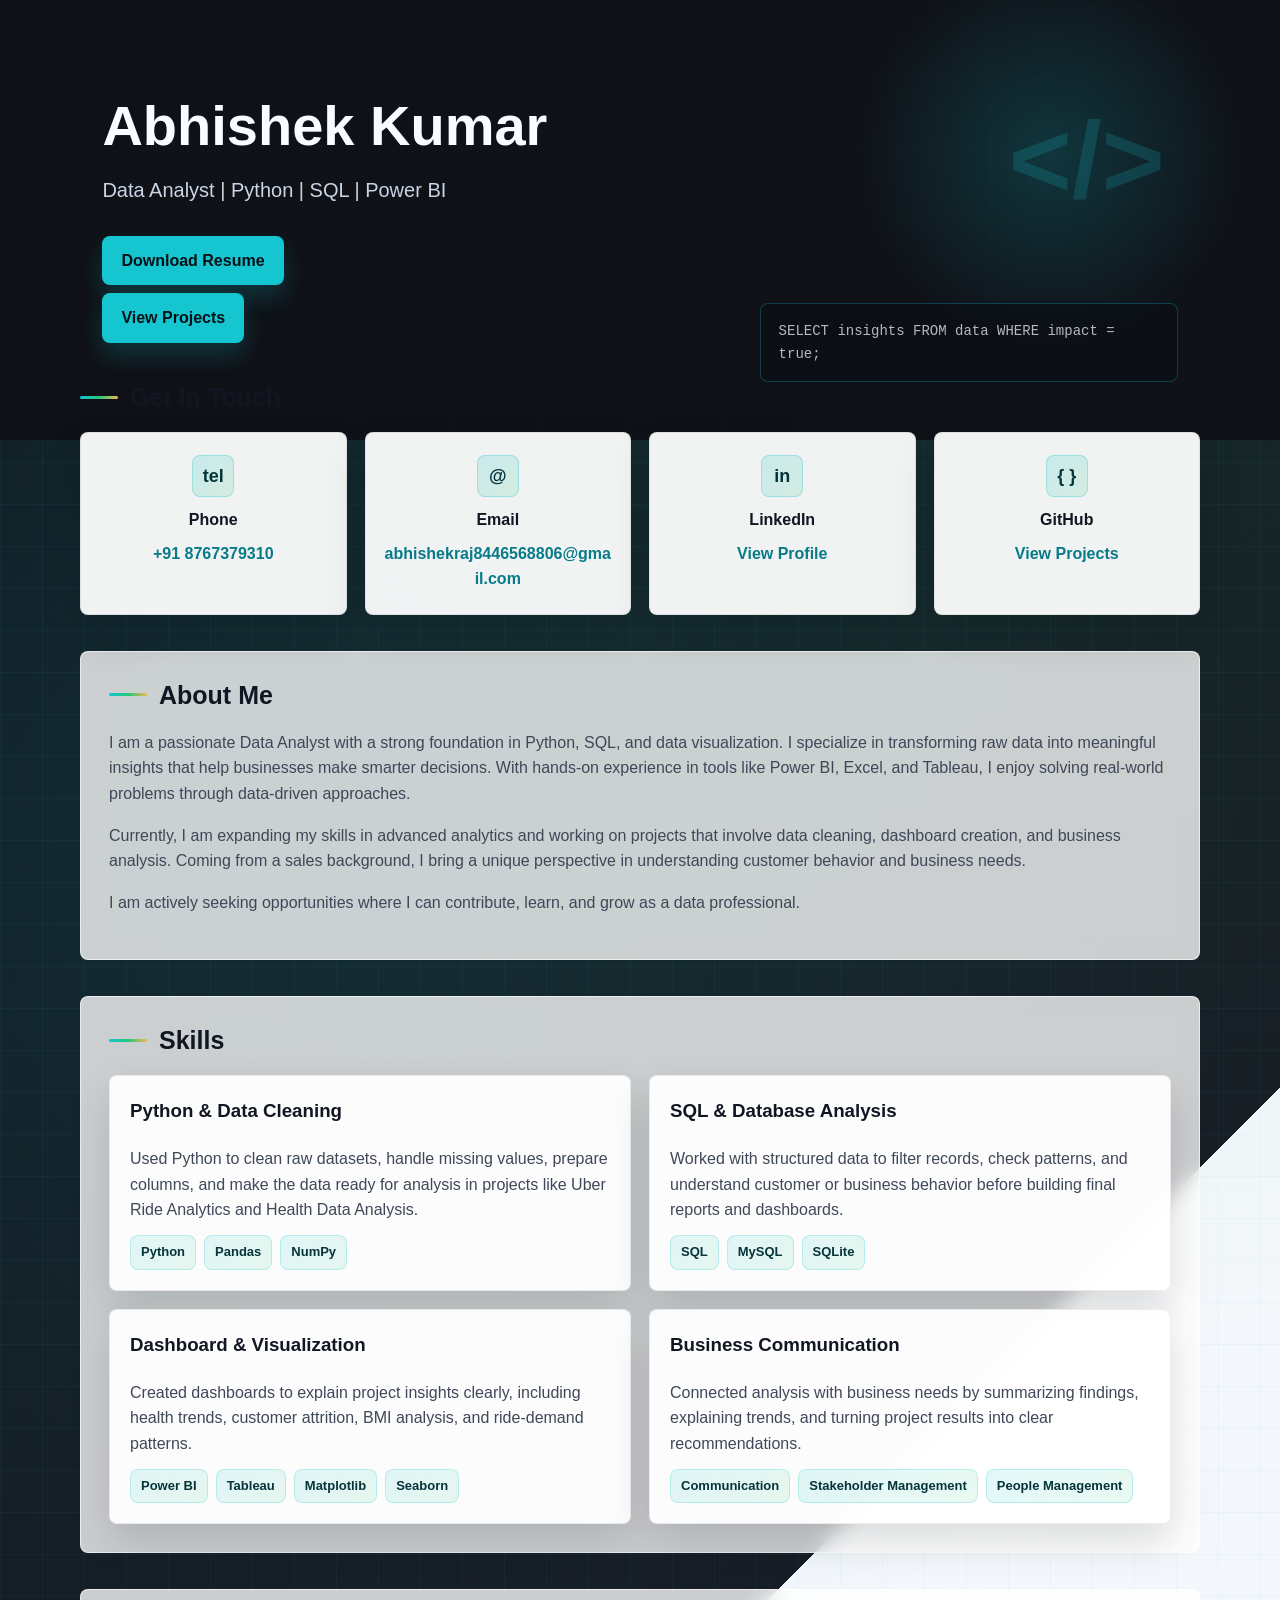
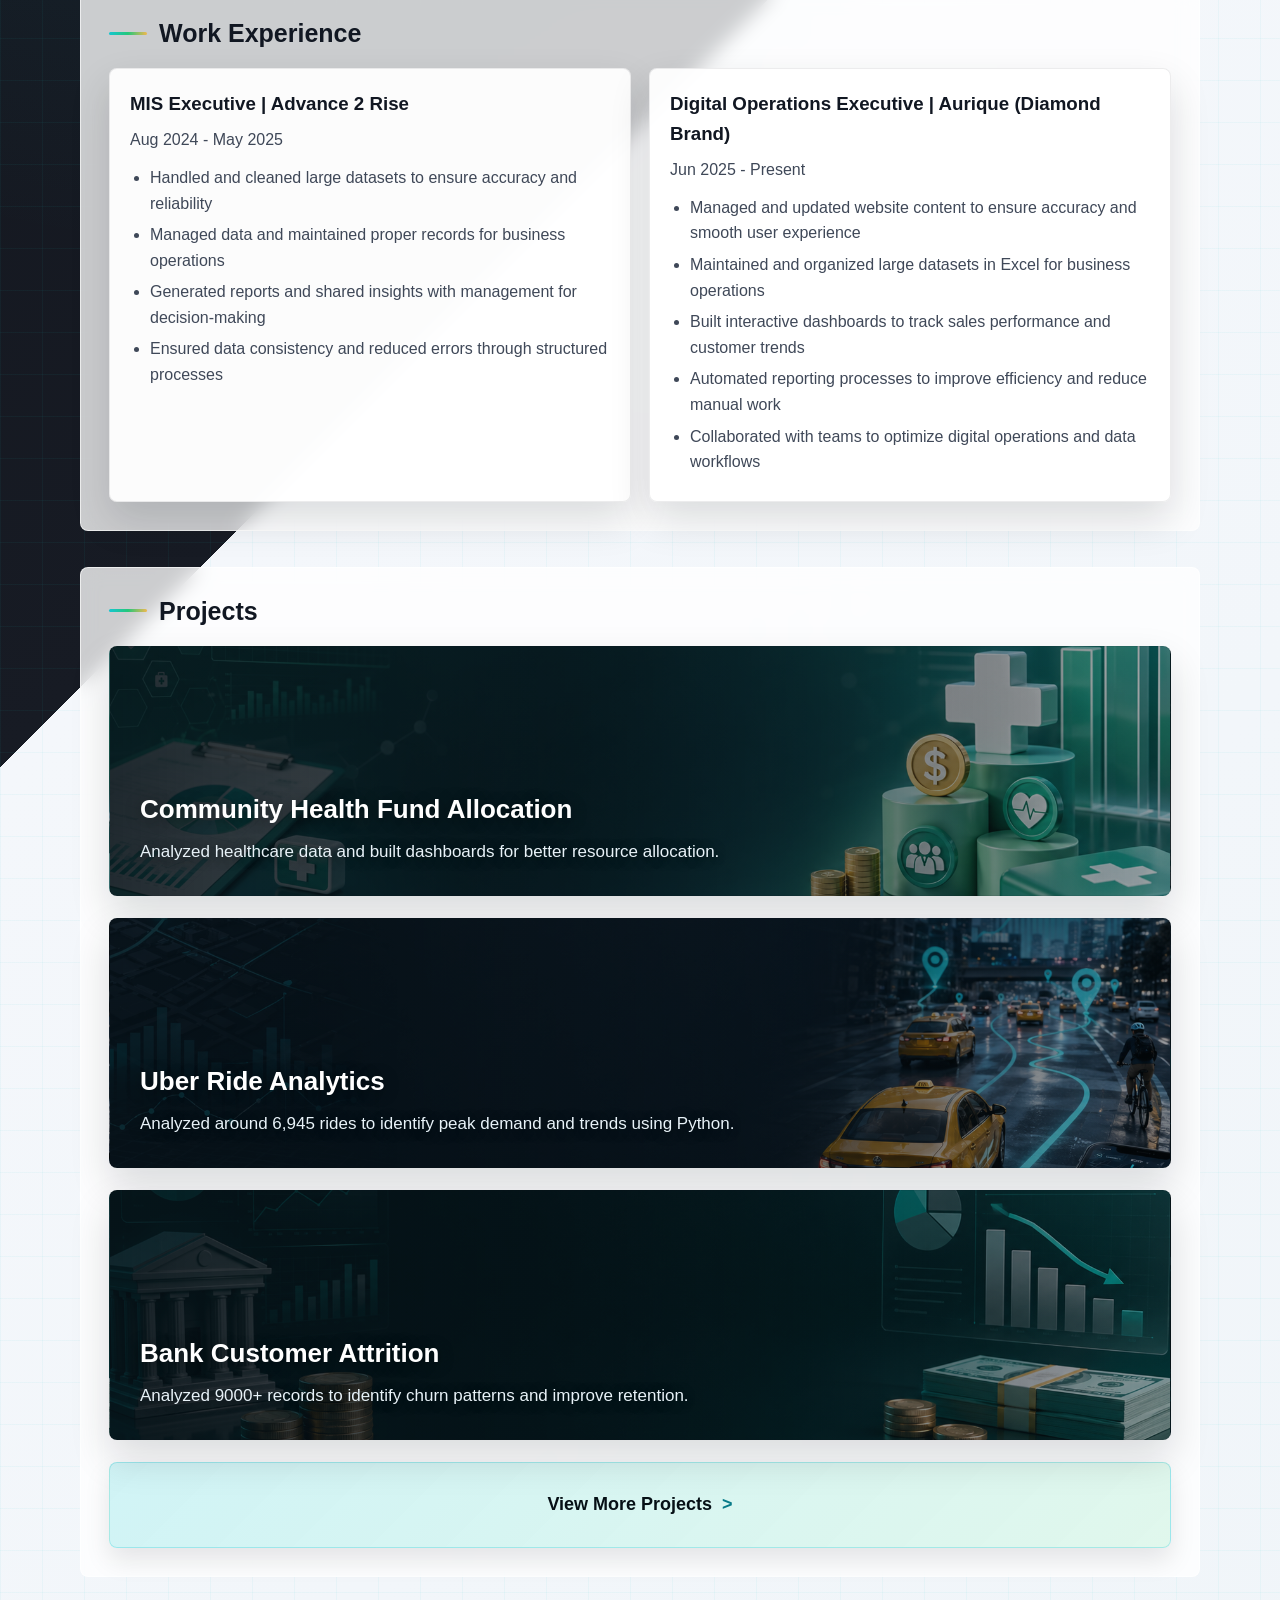
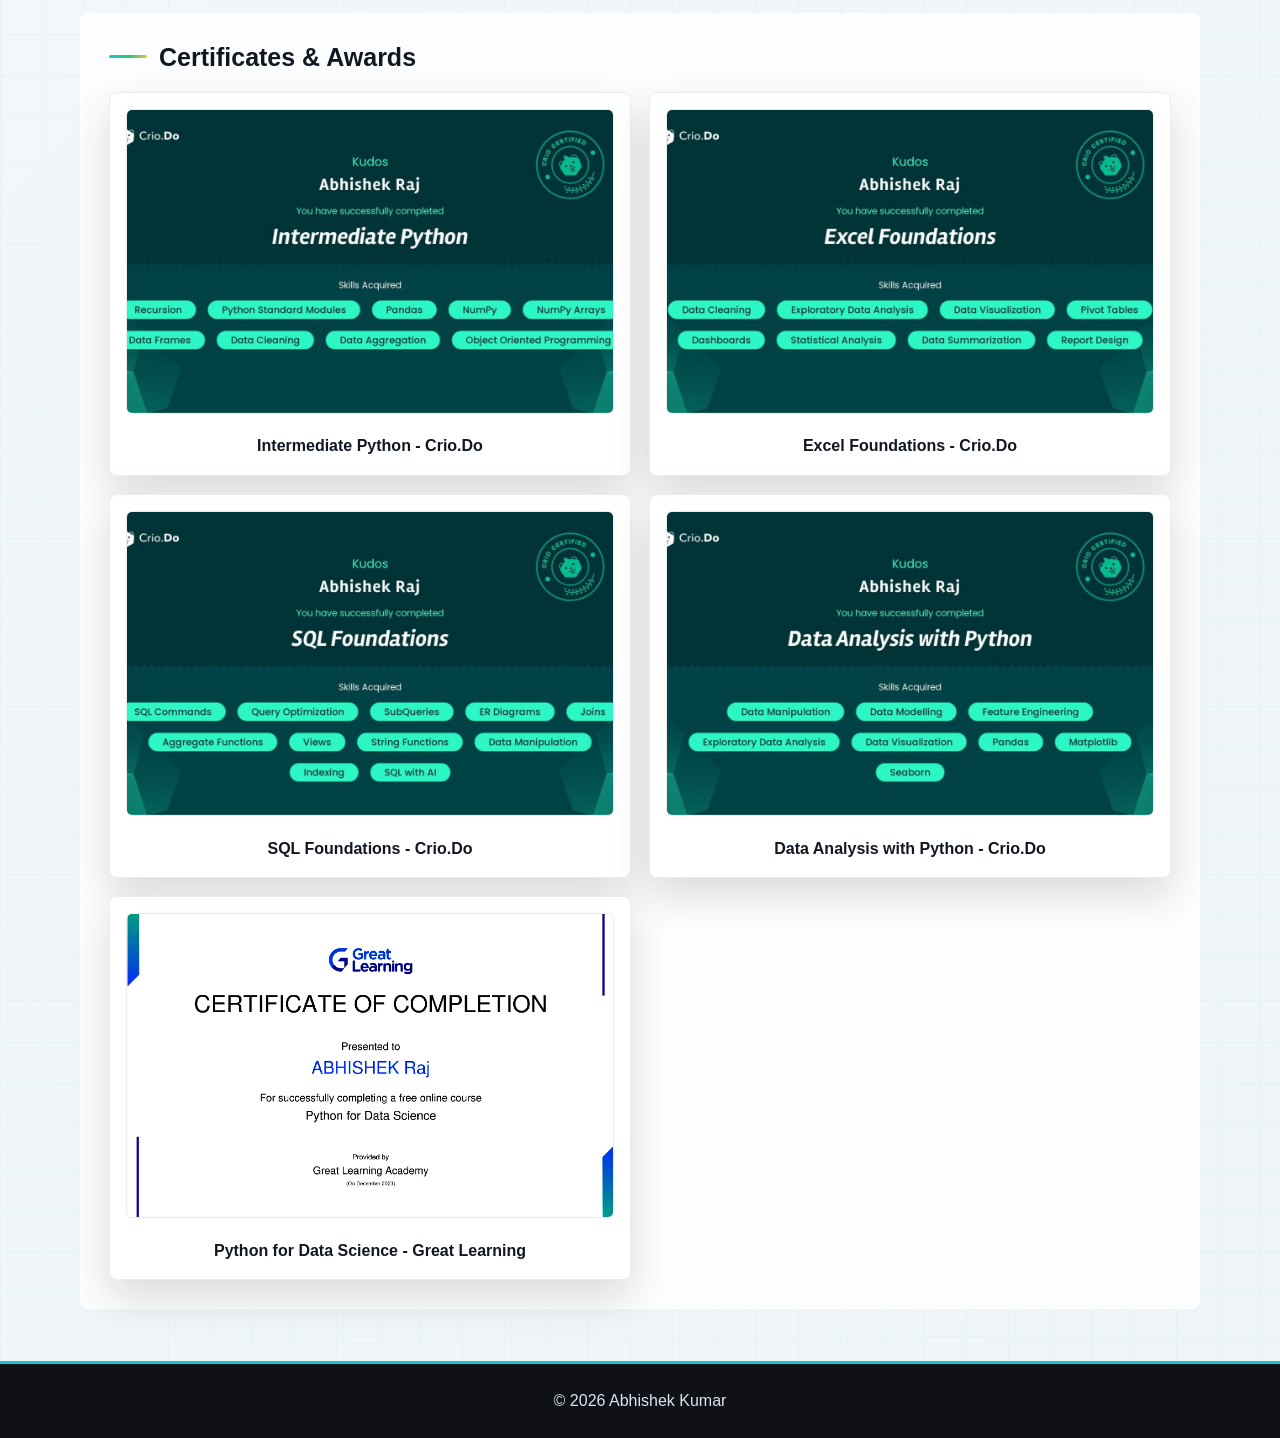
<file: index.html>
<!DOCTYPE html>
<html lang="en">
<head>
  <meta charset="UTF-8">
  <meta name="viewport" content="width=device-width, initial-scale=1.0">
  <title>Abhishek Kumar | Portfolio</title>
  <link rel="stylesheet" href="style1.css">
</head>

<body>
  <header>
    <h1>Abhishek Kumar</h1>
    <p>Data Analyst | Python | SQL | Power BI</p>

    <a href="./abhishekresume2026.pdf" target="_blank" class="btn">Download Resume</a>
    <a href="./projects.html" target="_blank" class="btn">View Projects</a>
  </header>

  <div class="contact-section">
    <h2>Get In Touch</h2>

    <div class="contact-cards">
      <div class="contact-card">
        <span class="contact-icon">tel</span>
        <p>Phone</p>
        <a href="tel:+918767379310">+91 8767379310</a>
      </div>

      <div class="contact-card">
        <span class="contact-icon">@</span>
        <p>Email</p>
        <a href="mailto:abhishekraj8446568806@gmail.com">abhishekraj8446568806@gmail.com</a>
      </div>

      <div class="contact-card">
        <span class="contact-icon">in</span>
        <p>LinkedIn</p>
        <a href="https://www.linkedin.com/in/abhishek-4b5dd/" target="_blank">View Profile</a>
      </div>

      <div class="contact-card">
        <span class="contact-icon">{ }</span>
        <p>GitHub</p>
        <a href="https://github.com/abhishekraj8446568806-svg" target="_blank">View Projects</a>
      </div>
    </div>
  </div>

  <section>
    <h2>About Me</h2>
    <p>
      I am a passionate Data Analyst with a strong foundation in Python, SQL, and data visualization.
      I specialize in transforming raw data into meaningful insights that help businesses make smarter decisions.
      With hands-on experience in tools like Power BI, Excel, and Tableau, I enjoy solving real-world problems through data-driven approaches.
    </p>
    <p>
      Currently, I am expanding my skills in advanced analytics and working on projects that involve data cleaning, dashboard creation, and business analysis.
      Coming from a sales background, I bring a unique perspective in understanding customer behavior and business needs.
    </p>
    <p>
      I am actively seeking opportunities where I can contribute, learn, and grow as a data professional.
    </p>
  </section>

  <section>
    <h2>Skills</h2>
    <div class="skill-grid">
      <div class="card skill-card">
        <h3>Python & Data Cleaning</h3>
        <p>
          Used Python to clean raw datasets, handle missing values, prepare columns, and make the data ready for analysis in projects like Uber Ride Analytics and Health Data Analysis.
        </p>
        <div class="skill-tags">
          <span>Python</span>
          <span>Pandas</span>
          <span>NumPy</span>
        </div>
      </div>

      <div class="card skill-card">
        <h3>SQL & Database Analysis</h3>
        <p>
          Worked with structured data to filter records, check patterns, and understand customer or business behavior before building final reports and dashboards.
        </p>
        <div class="skill-tags">
          <span>SQL</span>
          <span>MySQL</span>
          <span>SQLite</span>
        </div>
      </div>

      <div class="card skill-card">
        <h3>Dashboard & Visualization</h3>
        <p>
          Created dashboards to explain project insights clearly, including health trends, customer attrition, BMI analysis, and ride-demand patterns.
        </p>
        <div class="skill-tags">
          <span>Power BI</span>
          <span>Tableau</span>
          <span>Matplotlib</span>
          <span>Seaborn</span>
        </div>
      </div>

      <div class="card skill-card">
        <h3>Business Communication</h3>
        <p>
          Connected analysis with business needs by summarizing findings, explaining trends, and turning project results into clear recommendations.
        </p>
        <div class="skill-tags">
          <span>Communication</span>
          <span>Stakeholder Management</span>
          <span>People Management</span>
        </div>
      </div>
    </div>
  </section>

  <section>
    <h2>Work Experience</h2>
    <div class="grid-2">
      <div class="card">
        <h3>MIS Executive | Advance 2 Rise</h3>
        <p>Aug 2024 - May 2025</p>
        <ul>
          <li>Handled and cleaned large datasets to ensure accuracy and reliability</li>
          <li>Managed data and maintained proper records for business operations</li>
          <li>Generated reports and shared insights with management for decision-making</li>
          <li>Ensured data consistency and reduced errors through structured processes</li>
        </ul>
      </div>

      <div class="card">
        <h3>Digital Operations Executive | Aurique (Diamond Brand)</h3>
        <p>Jun 2025 - Present</p>
        <ul>
          <li>Managed and updated website content to ensure accuracy and smooth user experience</li>
          <li>Maintained and organized large datasets in Excel for business operations</li>
          <li>Built interactive dashboards to track sales performance and customer trends</li>
          <li>Automated reporting processes to improve efficiency and reduce manual work</li>
          <li>Collaborated with teams to optimize digital operations and data workflows</li>
        </ul>
      </div>
    </div>
  </section>

  <section>
    <h2>Projects</h2>

    <div class="projects-showcase">
      <a href="./projects.html#health-data-analysis" class="card project-card project-card-health">
        <h3>Community Health Fund Allocation</h3>
        <p>Analyzed healthcare data and built dashboards for better resource allocation.</p>
      </a>

      <a href="./projects.html#uber-ride-analytics" class="card project-card project-card-ride">
        <h3>Uber Ride Analytics</h3>
        <p>Analyzed around 6,945 rides to identify peak demand and trends using Python.</p>
      </a>

      <a href="./projects.html#bank-customer-attrition" class="card project-card project-card-bank">
        <h3>Bank Customer Attrition</h3>
        <p>Analyzed 9000+ records to identify churn patterns and improve retention.</p>
      </a>

      <a href="./projects.html" class="view-more-projects">
        <span>View More Projects</span>
      </a>
    </div>
  </section>

  <section class="certificates">
    <h2>Certificates & Awards</h2>

    <div class="cert-grid">
      <div class="cert-card">
        <img src="./certifcate 222.jpg" alt="Python Certificate">
        <p>Intermediate Python - Crio.Do</p>
      </div>

      <div class="cert-card">
        <img src="./certificate 3.jpg" alt="Excel Certificate">
        <p>Excel Foundations - Crio.Do</p>
      </div>

      <div class="cert-card">
        <img src="./certificate 4.jpg" alt="SQL Certificate">
        <p>SQL Foundations - Crio.Do</p>
      </div>

      <div class="cert-card">
        <img src="./certificate.jpg" alt="Data Analysis Certificate">
        <p>Data Analysis with Python - Crio.Do</p>
      </div>

      <div class="cert-card">
        <img src="./Certificate - Great Learning.jpg" alt="Python for Data Science Certificate">
        <p>Python for Data Science - Great Learning</p>
      </div>
    </div>
  </section>

  <footer>
    <p>&copy; 2026 Abhishek Kumar</p>
  </footer>
</body>
</html>
</file>
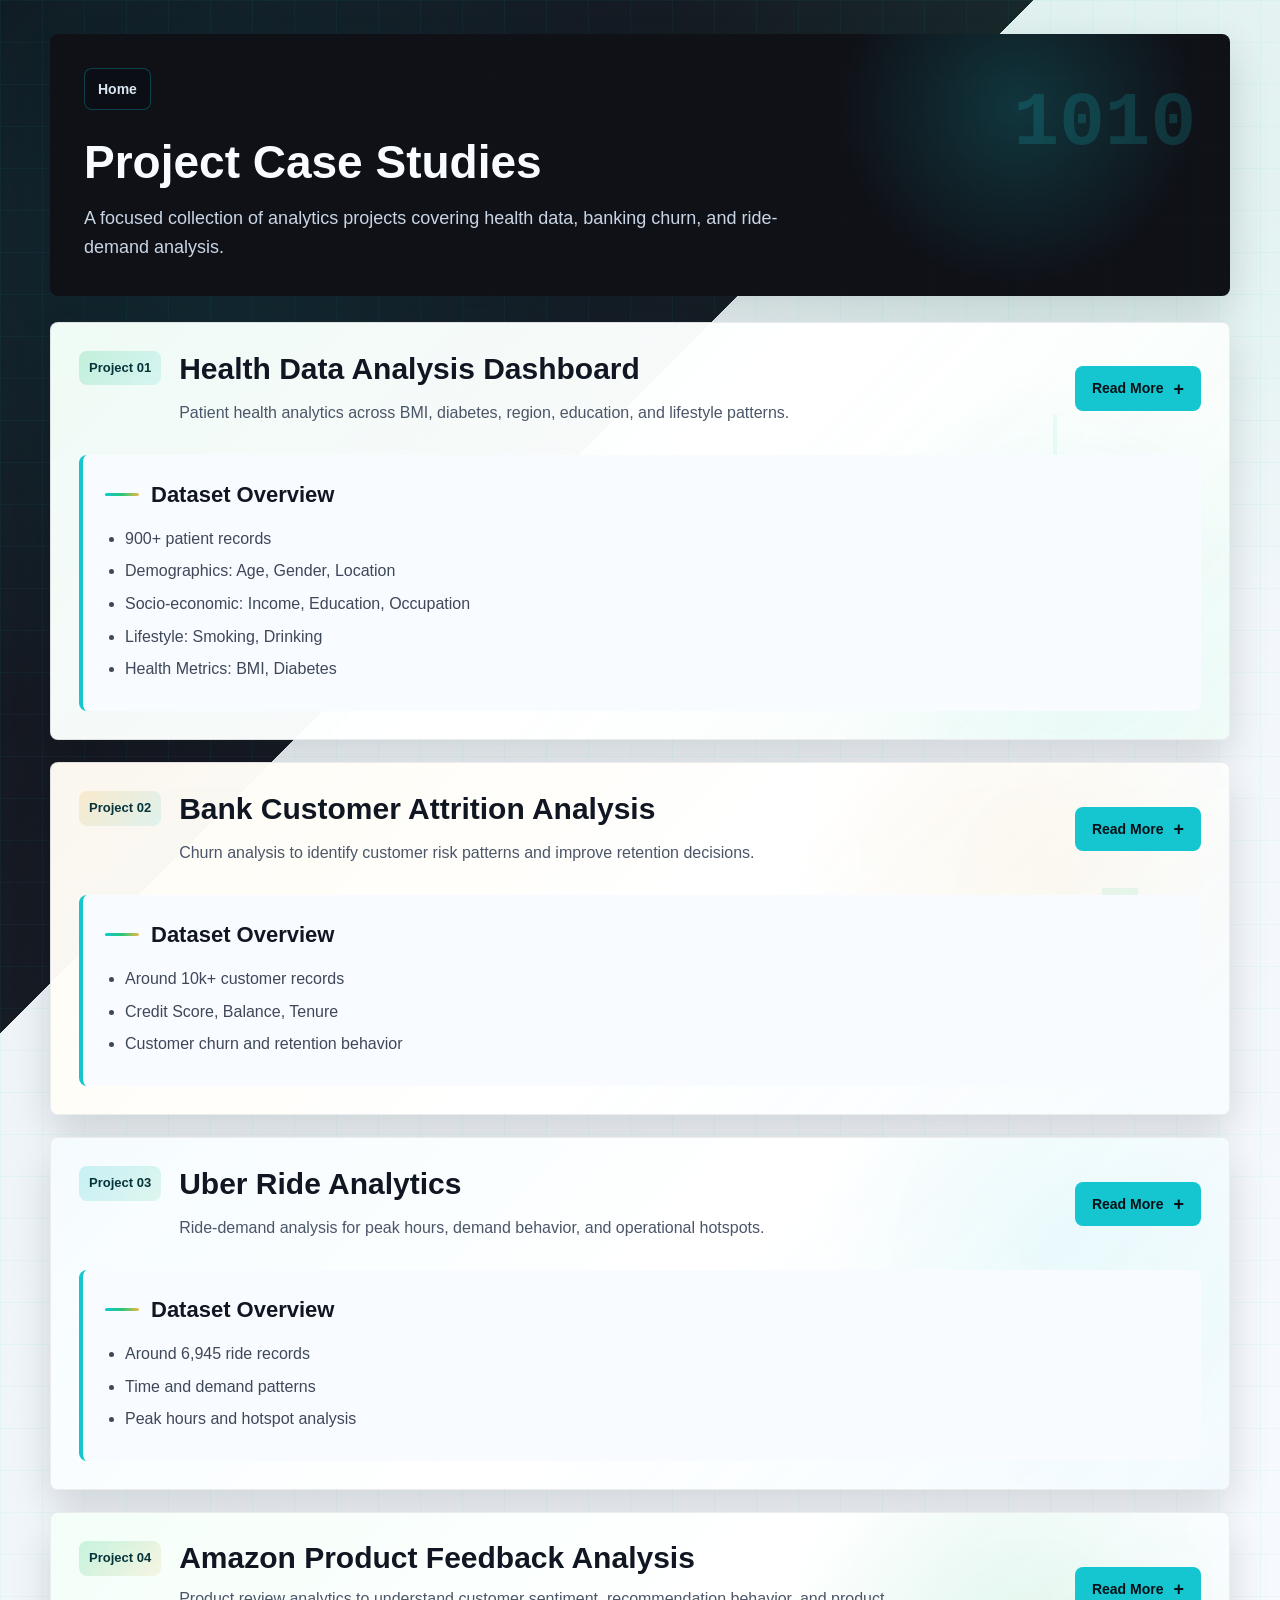
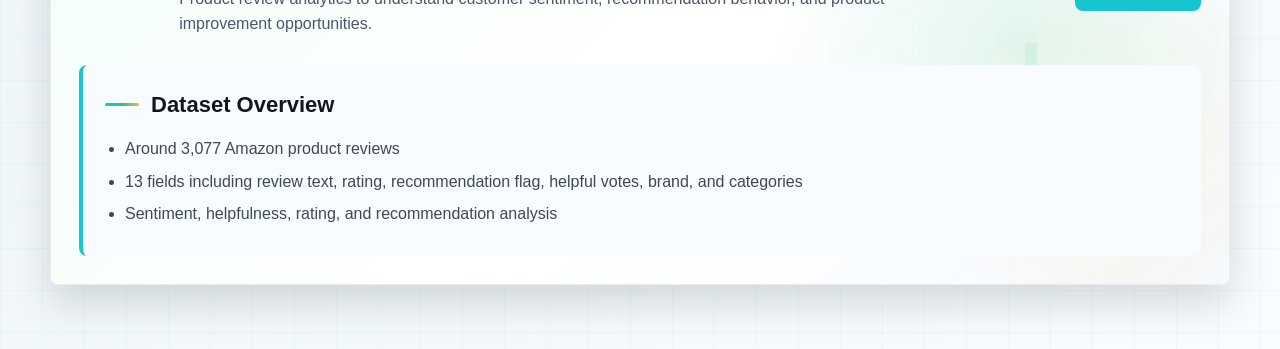
<file: projects.html>
<!DOCTYPE html>
<html lang="en">
<head>
  <meta charset="UTF-8">
  <meta name="viewport" content="width=device-width, initial-scale=1.0">
  <title>Projects - Abhishek Kumar</title>
  <link rel="stylesheet" href="style.css">
</head>

<body>
  <main class="projects-page">
    <header class="projects-hero">
      <a href="./index.html" class="back-link">Home</a>
      <h1>Project Case Studies</h1>
      <p>
        A focused collection of analytics projects covering health data, banking churn, and ride-demand analysis.
      </p>
    </header>

    <section class="project-list">
      <article class="project-section health-project" id="health-data-analysis">
        <details class="project-details">
          <summary>
            <span class="project-kicker">Project 01</span>
            <span class="project-title">Health Data Analysis Dashboard</span>
            <span class="project-summary">
              Patient health analytics across BMI, diabetes, region, education, and lifestyle patterns.
            </span>
            <span class="read-more">Read More</span>
          </summary>
        </details>

        <div class="dataset-panel project-overview">
          <h2>Dataset Overview</h2>
          <ul>
            <li>900+ patient records</li>
            <li>Demographics: Age, Gender, Location</li>
            <li>Socio-economic: Income, Education, Occupation</li>
            <li>Lifestyle: Smoking, Drinking</li>
            <li>Health Metrics: BMI, Diabetes</li>
          </ul>
        </div>

        <div class="project-content">
          <article class="visual-card dashboard-main">
            <img src="./healht_dashboards.png" alt="Health data analysis dashboard overview">
            <div>
              <h3>Health Dashboard Overview</h3>
              <p>Combined view of patient metrics, regional patterns, lifestyle indicators, and health risks.</p>
            </div>
          </article>

          <details class="more-gallery">
            <summary>
              <span>See More</span>
            </summary>

            <div class="visual-grid">
              <article class="visual-card">
                <img src="./Drinking Trends by Region.png" alt="Drinking trends by region dashboard">
                <div>
                  <h3>Drinking Trends Region Wise</h3>
                  <p>Compared lifestyle patterns by region to identify concentration and behavioral differences.</p>
                </div>
              </article>

              <article class="visual-card">
                <img src="./Education Analysis Dashboard.png" alt="Education analysis dashboard">
                <div>
                  <h3>Education Analysis</h3>
                  <p>Reviewed education distribution and highlighted which groups were most represented.</p>
                </div>
              </article>

              <article class="visual-card">
                <img src="./Health Conditions by Region.png" alt="Health conditions by region dashboard">
                <div>
                  <h3>Health Condition Region Wise</h3>
                  <p>Mapped diabetes, heart disease, and other condition patterns across regions.</p>
                </div>
              </article>

              <article class="visual-card">
                <img src="./Smoking Trends by Region.png" alt="Smoking trends by region dashboard">
                <div>
                  <h3>Smoking Trends Region Wise</h3>
                  <p>Compared smokers and non-smokers to understand region-level lifestyle risk.</p>
                </div>
              </article>

              <article class="visual-card wide">
                <img src="./bmichart.png" alt="BMI and diabetes analysis dashboard">
                <div>
                  <h3>BMI & Diabetes Analysis</h3>
                  <p>BMI showed a clear relationship with diabetes risk, with consistent impact across regions.</p>
                </div>
              </article>
            </div>
          </details>
        </div>
      </article>

      <article class="project-section bank-project" id="bank-customer-attrition">
        <details class="project-details">
          <summary>
            <span class="project-kicker">Project 02</span>
            <span class="project-title">Bank Customer Attrition Analysis</span>
            <span class="project-summary">
              Churn analysis to identify customer risk patterns and improve retention decisions.
            </span>
            <span class="read-more">Read More</span>
          </summary>
        </details>

        <div class="dataset-panel project-overview">
          <h2>Dataset Overview</h2>
          <ul>
            <li>Around 10k+ customer records</li>
            <li>Credit Score, Balance, Tenure</li>
            <li>Customer churn and retention behavior</li>
          </ul>
        </div>

        <div class="project-content">
          <article class="bank-feature-card">
            <div class="bank-feature-copy">
              <h3>Bank Attrition Analysis</h3>
              <p class="project-date">Mar 2026</p>
              <p>
                Bank Customer Attrition Analysis: uncovering the drivers of customer churn through exploratory data analysis and actionable insights using Python and additional libraries.
              </p>

              <div class="bank-tags">
                <span>Python for Analytics</span>
                <span>Matplotlib</span>
                <span>NumPy</span>
                <span>Pandas</span>
                <span>SeaBorn</span>
                <span>Exploratory Data Analysis</span>
                <span>Plotly</span>
              </div>
            </div>
            <div class="bank-feature-art" aria-hidden="true"></div>
          </article>

          <section class="bank-analysis-panel" aria-label="Bank attrition analysis details">
            <input type="radio" name="bank-analysis-tab" id="bank-overview-tab" checked>
            <input type="radio" name="bank-analysis-tab" id="bank-extended-tab">

            <nav class="bank-analysis-tabs" aria-label="Bank analysis sections">
              <label for="bank-overview-tab">Overview</label>
              <label for="bank-extended-tab">Bank Attrition Analysis</label>
            </nav>

            <div class="bank-analysis-content">
              <article class="bank-tab-content bank-overview-content">
                <h3>Overview</h3>
                <ul>
                  <li><strong>Objective:</strong> Identify the key factors that influence customer attrition (&ldquo;Exited&rdquo;) in the bank and suggest strategies to reduce churn.</li>
                  <li><strong>Data Cleaning:</strong> Standardized column names, converted blanks to NaN, imputed or dropped missing values, and engineered categorical bins for continuous variables.</li>
                  <li><strong>Data Analysis:</strong> Conducted univariate, bivariate, and multivariate analyses to explore relationships between demographics, product usage, satisfaction, and churn.</li>
                  <li><strong>Data Visualization:</strong> Employed histograms, box plots, bar charts, and heatmaps (using Matplotlib, Seaborn, and Plotly) to reveal patterns and correlations.</li>
                  <li><strong>Insights:</strong> Discovered that low tenure, low satisfaction, inactive membership, and certain age/salary groups are strongly associated with higher churn rates.</li>
                  <li><strong>Deliverable:</strong> A comprehensive Jupyter Notebook with annotated code, clean datasets, interactive visualizations, and a slide deck summarizing key findings and recommendations.</li>
                </ul>
              </article>

              <article class="bank-tab-content bank-extended-content">
                <h3>Extended Overview</h3>

                <h4>Data Collection &amp; Cleaning</h4>
                <p><strong>Source &amp; Scope:</strong> Loaded the Bank Customer Attrition dataset (&asymp; 10 k records, 20+ features) containing demographics, financials, product holding, and engagement indicators.</p>
                <p><strong>Preprocessing Steps:</strong></p>
                <ul>
                  <li><strong>Column normalization:</strong> Renamed to lowercase and replaced spaces/&rsquo;-&rsquo; with underscores.</li>
                  <li><strong>Null handling:</strong> Converted blank strings in gender, card_type, salary to NaN; imputed or dropped rows with critical missing entries in card_type, salary.</li>
                  <li><strong>Feature engineering:</strong> Created categorical bins for tenure, age, credit score, balance, satisfaction score, salary, and number of complaints to facilitate grouped analyses.</li>
                </ul>

                <h4>Data Analysis</h4>
                <ul>
                  <li><strong>Univariate Analysis:</strong> Assessed distributions of all features; e.g., the majority of customers have a tenure of &le; 5 years and credit scores between 600-800.</li>
                  <li><strong>Bivariate Analysis:</strong> Explored churn rate vs. single variables--found that customers with tenure &lt; 3 years and satisfaction score &le; 3 have churn rates &gt; 40%.</li>
                  <li><strong>Multivariate Analysis:</strong> Investigated interactions (e.g., age &amp; salary; credit score &amp; number of products) revealing compounded risk factors, such as older customers with low balances and no active membership being most at-risk.</li>
                </ul>

                <h4>Data Visualization</h4>
                <p><strong>Techniques Used:</strong></p>
                <ul>
                  <li>Histograms &amp; KDE plots to show distributions (age, salary).</li>
                  <li>Boxplots comparing balance and credit score by churn status.</li>
                  <li>Bar charts for categorical churn rates (gender, card type, product count).</li>
                  <li>Heatmaps of correlation matrix to highlight feature interdependencies.</li>
                  <li>Interactive dashboards (Plotly Express) for stakeholder exploration.</li>
                </ul>

                <h4>Trend Analysis</h4>
                <ul>
                  <li><strong>Customer Lifecycle Patterns:</strong> Identified a steep drop-off in retention after 2-3 years of tenure.</li>
                  <li><strong>Product Engagement:</strong> Higher attrition among customers holding only one product; upsell opportunities (e.g., introducing additional products) could bolster retention.</li>
                  <li><strong>Satisfaction &amp; Complaints:</strong> Satisfaction scores &le; 3 and any customer complaints increased churn likelihood by over 50%.</li>
                </ul>

                <h4>Summary</h4>
                <p>Through systematic EDA, the analysis pinpoints actionable levers--enhancing early tenure engagement, improving service satisfaction, targeting product cross-sells, and reactivating inactive members--that can reduce attrition.</p>
              </article>
            </div>
          </section>
        </div>
      </article>

      <article class="project-section ride-project" id="uber-ride-analytics">
        <details class="project-details">
          <summary>
            <span class="project-kicker">Project 03</span>
            <span class="project-title">Uber Ride Analytics</span>
            <span class="project-summary">
              Ride-demand analysis for peak hours, demand behavior, and operational hotspots.
            </span>
            <span class="read-more">Read More</span>
          </summary>
        </details>

        <div class="dataset-panel project-overview">
          <h2>Dataset Overview</h2>
          <ul>
            <li>Around 6,945 ride records</li>
            <li>Time and demand patterns</li>
            <li>Peak hours and hotspot analysis</li>
          </ul>
        </div>

        <div class="project-content">
          <article class="ride-feature-card">
            <div class="ride-feature-copy">
              <h3>Uber Ride Analytics</h3>
              <p class="project-date">Mar 2026</p>
              <p>
                Analyzed Uber ride records to uncover demand peaks, service gaps, cancellation patterns, ride-type performance, and weather-driven supply challenges.
              </p>

              <div class="ride-tags">
                <span>Python for Analytics</span>
                <span>Pandas</span>
                <span>NumPy</span>
                <span>Matplotlib</span>
                <span>SeaBorn</span>
                <span>Ride Demand Analysis</span>
                <span>EDA</span>
              </div>
            </div>
            <div class="ride-feature-art" aria-hidden="true"></div>
          </article>

          <section class="ride-analysis-panel" aria-label="Uber ride analysis details">
            <input type="radio" name="ride-analysis-tab" id="ride-overview-tab" checked>
            <input type="radio" name="ride-analysis-tab" id="ride-extended-tab">

            <nav class="ride-analysis-tabs" aria-label="Uber analysis sections">
              <label for="ride-overview-tab">Overview</label>
              <label for="ride-extended-tab">Extended Overview</label>
            </nav>

            <div class="ride-analysis-content">
              <article class="ride-tab-content ride-overview-content">
                <h3>Overview</h3>
                <ul>
                  <li><strong>Objective:</strong> Analyze Uber ride demand, cancellations, ride-type performance, and supply gaps to improve operational planning.</li>
                  <li><strong>Data Cleaning:</strong> Converted timestamps, handled missing trip start/drop times, standardized locations, and engineered time, wait, duration, and peak-hour features.</li>
                  <li><strong>Data Analysis:</strong> Studied hourly and weekly demand, cancellation patterns, no-car availability, revenue mix, ride type contribution, and weather impact.</li>
                  <li><strong>Data Visualization:</strong> Used heatmaps, line charts, bar charts, box plots, and scatter plots to reveal service bottlenecks and demand trends.</li>
                  <li><strong>Insights:</strong> Found peak-hour supply shortfalls, weather-related cancellation spikes, high-value UberXL rides, and underserved pickup zones.</li>
                  <li><strong>Deliverable:</strong> A fully annotated Jupyter Notebook with summarized actionable findings and recommendations.</li>
                </ul>
              </article>

              <article class="ride-tab-content ride-extended-content">
                <h3>Extended Overview</h3>

                <h4>Data Collection &amp; Cleaning</h4>
                <p><strong>Source &amp; Scope:</strong> Ingested ~6,945 Uber ride records with 13 fields, including request/start/drop timestamps, pickup/drop locations, trip cost, tip, ride type, payment method, driver ID, status, and weather conditions.</p>
                <p><strong>Preprocessing Steps:</strong></p>
                <ul>
                  <li><strong>Timestamp conversion:</strong> Transformed request, start, and drop time strings to datetime objects; derived request_hour, request_dayofweek, wait_time (start-request), and trip_duration (drop-start).</li>
                  <li><strong>Missing data handling:</strong> Identified that all &ldquo;Trip Cancelled&rdquo; and &ldquo;No Cars Available&rdquo; trips lack start/drop times. Retained these for cancellation-rate analysis but excluded them from trip-duration and revenue metrics.</li>
                  <li><strong>Feature engineering:</strong> Standardized pickup/drop names; encoded ride_type, payment_method, and weather; categorized hours into &ldquo;peak&rdquo; vs. &ldquo;off-peak.&rdquo;</li>
                </ul>

                <h4>Data Analysis</h4>
                <ul>
                  <li><strong>Temporal Demand &amp; Supply:</strong>
                    <ul>
                      <li><strong>Request volume by hour:</strong> Two daily peaks at 8-10 AM and 6-8 PM; supply shortfall (fulfilled vs. requested) highest at 6-7 PM.</li>
                      <li><strong>Day-of-week patterns:</strong> Weekend mornings show elevated leisure travel demand; weekday evening commutes dominate.</li>
                    </ul>
                  </li>
                  <li><strong>Cancellation &amp; &ldquo;No Cars Available&rdquo; Patterns:</strong> Cancellation rate spikes (~25%) during peak hours; &ldquo;No Cars Available&rdquo; events concentrated in high-density zones (e.g., Majestic, Koramangala).</li>
                  <li><strong>Revenue &amp; Ride-Type Mix:</strong>
                    <ul>
                      <li>UberGo comprises ~33% of trips but only ~28% of revenue; UberXL (~32% of trips) yields ~40% of total fare.</li>
                      <li>Average tip correlates positively with trip duration (r&asymp;0.45).</li>
                    </ul>
                  </li>
                </ul>

                <h4>Data Visualization</h4>
                <ul>
                  <li><strong>Heatmap:</strong> Requests vs. hour and pickup zone to pinpoint underserved areas during rush hours.</li>
                  <li><strong>Line Chart:</strong> Hourly request fulfillment rate overlaid on request volume.</li>
                  <li><strong>Bar Charts:</strong> Cancellation and &ldquo;No Cars Available&rdquo; percentages by ride type and payment method.</li>
                  <li><strong>Box Plots:</strong> Distribution of wait times and trip durations for each ride type.</li>
                  <li><strong>Scatter Plot:</strong> Trip cost vs. duration colored by weather.</li>
                </ul>

                <h4>Trend Analysis</h4>
                <ul>
                  <li><strong>Weather Impact:</strong> &ldquo;Rainy&rdquo; and &ldquo;Stormy&rdquo; conditions see a ~20% increase in &ldquo;No Cars Available&rdquo; and ~15% higher cancellations.</li>
                  <li><strong>Service Gaps Over Time:</strong> Month-over-month growth in late-night demand not matched by driver availability, suggesting incentive adjustments needed.</li>
                </ul>

                <h4>Summary</h4>
                <p>This analysis uncovers critical service bottlenecks during peak and adverse-weather conditions, reveals high-value ride types, and quantifies cancellation drivers. Recommendations include dynamic driver-incentive schemes for rush hours and poor weather, targeted marketing for underutilized ride tiers, and real-time supply reallocation to high-demand zones.</p>
              </article>
            </div>
          </section>
        </div>
      </article>

      <article class="project-section amazon-project" id="amazon-product-feedback">
        <details class="project-details">
          <summary>
            <span class="project-kicker">Project 04</span>
            <span class="project-title">Amazon Product Feedback Analysis</span>
            <span class="project-summary">
              Product review analytics to understand customer sentiment, recommendation behavior, and product improvement opportunities.
            </span>
            <span class="read-more">Read More</span>
          </summary>
        </details>

        <div class="dataset-panel project-overview">
          <h2>Dataset Overview</h2>
          <ul>
            <li>Around 3,077 Amazon product reviews</li>
            <li>13 fields including review text, rating, recommendation flag, helpful votes, brand, and categories</li>
            <li>Sentiment, helpfulness, rating, and recommendation analysis</li>
          </ul>
        </div>

        <div class="project-content">
          <article class="amazon-feature-card">
            <div class="amazon-feature-copy">
              <h3>Amazon Product Feedback Analysis</h3>
              <p class="project-date">Mar 2026</p>
              <p>
                Leveraging textual and quantitative insights to enhance product quality, customer satisfaction, and feedback-driven decision-making.
              </p>

              <div class="amazon-tags">
                <span>Business Insights</span>
                <span>Python for Analytics</span>
                <span>Business Intelligence</span>
                <span>Matplotlib</span>
                <span>NumPy</span>
                <span>Pandas</span>
                <span>Sentiment Analysis</span>
              </div>
            </div>
            <div class="amazon-feature-art" aria-hidden="true"></div>
          </article>

          <section class="amazon-analysis-panel" aria-label="Amazon product feedback analysis details">
            <input type="radio" name="amazon-analysis-tab" id="amazon-overview-tab" checked>
            <input type="radio" name="amazon-analysis-tab" id="amazon-extended-tab">

            <nav class="amazon-analysis-tabs" aria-label="Amazon analysis sections">
              <label for="amazon-overview-tab">Overview</label>
              <label for="amazon-extended-tab">Amazon Product Feedback Analysis</label>
            </nav>

            <div class="amazon-analysis-content">
              <article class="amazon-tab-content amazon-overview-content">
                <h3>Overview</h3>
                <ul>
                  <li><strong>Objective:</strong> Uncover the drivers of customer sentiment and engagement in Amazon product reviews to inform product development and marketing strategies.</li>
                  <li><strong>Data Cleaning:</strong> Standardized column names, parsed review dates, handled missing values in text and recommendation flags, and engineered features such as review length and sentiment polarity.</li>
                  <li><strong>Data Analysis:</strong> Explored distributions of ratings and recommendation flags, identified top brands and categories by sentiment, examined the relationship between review length, helpfulness votes, and ratings.</li>
                  <li><strong>Data Visualization:</strong> Employed bar charts for rating counts, word clouds for positive vs. negative reviews, scatter plots of helpful votes vs. review length, and heatmaps of sentiment across brands.</li>
                  <li><strong>Insights:</strong> High ratings (4-5 stars) dominate but negative reviews contain recurring product-specific complaints; longer reviews tend to garner more helpful votes; certain brands/categories show consistently higher sentiment.</li>
                  <li><strong>Deliverable:</strong> A thoroughly documented Jupyter Notebook with all code and outputs, plus a concise slide deck summarizing actionable findings and recommendations.</li>
                </ul>
              </article>

              <article class="amazon-tab-content amazon-extended-content">
                <h3>Extended Overview</h3>

                <h4>Data Collection &amp; Cleaning</h4>
                <p><strong>Source &amp; Scope:</strong> Loaded ~3,077 Amazon product reviews covering 13 fields--including review text, rating (1-5), recommendation flag, helpfulness votes, brand, and categories.</p>
                <p><strong>Preprocessing Steps:</strong></p>
                <ul>
                  <li><strong>Column normalization:</strong> Renamed fields to snake_case (e.g. reviews_date_added).</li>
                  <li><strong>Date parsing:</strong> Converted reviews_date_added to datetime; noted only ~276 entries had dates, so time-based trend analysis was limited.</li>
                  <li><strong>Missing data:</strong> Imputed missing reviews_do_recommend as &ldquo;Unknown&rdquo;; dropped any rows without review text.</li>
                  <li><strong>Feature engineering:</strong>
                    <ul>
                      <li><strong>Review length:</strong> Counted words in reviews_text.</li>
                      <li><strong>Sentiment polarity:</strong> Computed using a lexicon-based approach to score each review from -1 (negative) to +1 (positive).</li>
                      <li><strong>Helpfulness ratio:</strong> reviews_num_helpful divided by review length to normalize engagement.</li>
                    </ul>
                  </li>
                </ul>

                <h4>Data Analysis</h4>
                <ul>
                  <li><strong>Rating &amp; Recommendation Distribution:</strong>
                    <ul>
                      <li><strong>Ratings:</strong> Approximately 70% of reviews are 4-5 stars; 1-2 star reviews represent ~15%.</li>
                      <li><strong>Recommendation Flag:</strong> &ldquo;doRecommend = True&rdquo; aligns strongly with 4-5 star ratings; ~10% of high-rated reviews did not explicitly recommend.</li>
                    </ul>
                  </li>
                  <li><strong>Brand &amp; Category Sentiment:</strong>
                    <ul>
                      <li>Brands A and B show average sentiment scores above 0.6, while Brand C averages 0.2 with frequent 1-2 star reviews.</li>
                      <li>Certain categories (e.g., Electronics) have wider sentiment variability versus more uniform categories like Books.</li>
                    </ul>
                  </li>
                  <li><strong>Textual Insights:</strong>
                    <ul>
                      <li><strong>Word Cloud Analysis:</strong> Positive reviews frequently mention &ldquo;quality,&rdquo; &ldquo;easy,&rdquo; and &ldquo;recommend,&rdquo; while negative reviews highlight &ldquo;defective,&rdquo; &ldquo;return,&rdquo; and &ldquo;battery.&rdquo;</li>
                      <li><strong>Length vs. Helpfulness:</strong> Longer reviews (200+ words) receive on average 2x more helpful votes than short reviews (&lt;50 words).</li>
                    </ul>
                  </li>
                </ul>

                <h4>Data Visualization</h4>
                <ul>
                  <li><strong>Bar Charts:</strong> Rating counts and recommendation rates by category.</li>
                  <li><strong>Heatmap:</strong> Average sentiment polarity across top 10 brands and categories.</li>
                  <li><strong>Word Clouds:</strong> Side-by-side for 5-star vs. 1-star reviews to contrast key terms.</li>
                  <li><strong>Scatter Plot:</strong> Review length vs. number of helpful votes with a LOESS smoothing line.</li>
                  <li><strong>Box Plots:</strong> Distribution of helpfulness ratio across rating levels.</li>
                </ul>

                <h4>Trend Analysis</h4>
                <ul>
                  <li><strong>Sentiment Extremes:</strong> While most reviews are positive, negative reviews are more textually rich--offering deeper insights into pain points (e.g., durability, customer service).</li>
                  <li><strong>Engagement Patterns:</strong> Reviews that include product comparisons or detailed pros/cons lists see the highest helpfulness ratios, indicating value in structured feedback.</li>
                </ul>

                <h4>Summary</h4>
                <p>This analysis distills the volumetric and semantic dimensions of Amazon product feedback. Key recommendations include prioritizing improvements on common defect areas, encouraging longer &ldquo;pros and cons&rdquo; style reviews to boost helpfulness and trust, and tailoring product messaging around features that drive the highest sentiment in your strongest-performing brands and categories.</p>
              </article>
            </div>
          </section>
        </div>
      </article>
    </section>
  </main>
</body>
</html>
</file>
<file: style1.css>
:root {
  --bg: #0f1117;
  --bg-soft: #171b24;
  --panel: #ffffff;
  --panel-muted: #f4f7fb;
  --text: #202632;
  --muted: #657084;
  --light: #f8fbff;
  --cyan: #15c6d1;
  --green: #25c77a;
  --amber: #f0b84f;
  --border: rgba(21, 198, 209, 0.22);
  --shadow: 0 18px 40px rgba(8, 12, 20, 0.14);
}

* {
  box-sizing: border-box;
}

html {
  scroll-behavior: smooth;
}

body {
  margin: 0;
  font-family: "Segoe UI", Arial, sans-serif;
  color: var(--text);
  background:
    radial-gradient(circle at 18% 18%, rgba(21, 198, 209, 0.12), transparent 26%),
    radial-gradient(circle at 82% 6%, rgba(37, 199, 122, 0.1), transparent 24%),
    linear-gradient(rgba(21, 198, 209, 0.05) 1px, transparent 1px),
    linear-gradient(90deg, rgba(21, 198, 209, 0.05) 1px, transparent 1px),
    linear-gradient(135deg, #10131a 0%, #171b24 40%, #f4f7fb 40%, #eef4f8 100%);
  background-size: auto, auto, 42px 42px, 42px 42px, auto;
  animation: neuralGrid 18s linear infinite;
  line-height: 1.6;
}

a {
  color: inherit;
}

header {
  position: relative;
  min-height: 440px;
  display: flex;
  flex-direction: column;
  justify-content: center;
  padding: 64px 8%;
  color: var(--light);
  overflow: hidden;
  background:
    radial-gradient(circle at 82% 35%, rgba(21, 198, 209, 0.2), transparent 18%),
    linear-gradient(90deg, rgba(15, 17, 23, 0.92), rgba(15, 17, 23, 0.7)),
    repeating-linear-gradient(90deg, rgba(21, 198, 209, 0.08) 0 1px, transparent 1px 90px),
    repeating-linear-gradient(0deg, rgba(37, 199, 122, 0.06) 0 1px, transparent 1px 72px),
    #10131a;
}

header::before {
  content: "</>";
  position: absolute;
  right: 9%;
  top: 74px;
  color: rgba(21, 198, 209, 0.18);
  font-size: 108px;
  font-weight: 800;
  letter-spacing: 0;
  animation: codeFloat 7s ease-in-out infinite;
}

header::after {
  content: "SELECT insights FROM data WHERE impact = true;";
  position: absolute;
  right: 8%;
  bottom: 58px;
  max-width: 380px;
  padding: 16px 18px;
  border: 1px solid rgba(21, 198, 209, 0.28);
  border-radius: 8px;
  color: rgba(248, 251, 255, 0.72);
  background: rgba(9, 13, 20, 0.52);
  font-family: Consolas, "Courier New", monospace;
  font-size: 14px;
  animation: terminalPulse 4s ease-in-out infinite;
}

header h1,
header p,
header .btn {
  position: relative;
  z-index: 1;
}

header h1 {
  max-width: 680px;
  margin: 0;
  font-size: 56px;
  line-height: 1.05;
  font-weight: 800;
  animation: riseIn 0.8s ease both;
}

header p {
  max-width: 620px;
  margin: 18px 0 22px;
  color: #c9d5e4;
  font-size: 20px;
  animation: riseIn 0.8s ease 0.12s both;
}

.btn {
  display: inline-flex;
  align-items: center;
  justify-content: center;
  width: max-content;
  min-height: 44px;
  margin: 8px 10px 0 0;
  padding: 11px 18px;
  border: 1px solid transparent;
  border-radius: 8px;
  color: #061016;
  background: var(--cyan);
  font-weight: 700;
  text-decoration: none;
  box-shadow: 0 12px 24px rgba(21, 198, 209, 0.2);
  transition: transform 0.2s ease, box-shadow 0.2s ease, background 0.2s ease;
  animation: riseIn 0.8s ease 0.24s both;
}

.btn:hover {
  transform: translateY(-2px);
  background: var(--green);
  box-shadow: 0 16px 30px rgba(37, 199, 122, 0.22);
}

.contact-section,
section {
  width: min(1120px, calc(100% - 40px));
  margin: 36px auto;
}

.contact-section {
  margin-top: -58px;
  position: relative;
  z-index: 2;
  animation: riseIn 0.75s ease 0.32s both;
}

h2 {
  display: flex;
  align-items: center;
  gap: 12px;
  margin: 0 0 20px;
  color: #111722;
  font-size: 25px;
  line-height: 1.2;
}

h2::before {
  content: "";
  width: 38px;
  height: 3px;
  border-radius: 999px;
  background: linear-gradient(90deg, var(--cyan), var(--green), var(--amber));
}

.contact-cards,
.grid-2,
.cert-grid {
  display: grid;
  gap: 18px;
}

.contact-cards {
  grid-template-columns: repeat(4, 1fr);
}

.grid-2 {
  grid-template-columns: repeat(2, 1fr);
}

.skill-grid {
  display: grid;
  grid-template-columns: repeat(2, 1fr);
  gap: 18px;
}

.cert-grid {
  grid-template-columns: repeat(2, 1fr);
}

.contact-card,
.card,
.cert-card {
  position: relative;
  overflow: hidden;
  border: 1px solid rgba(17, 23, 34, 0.08);
  border-radius: 8px;
  background: rgba(255, 255, 255, 0.94);
  box-shadow: var(--shadow);
  transition: transform 0.2s ease, border-color 0.2s ease, box-shadow 0.2s ease;
}

.contact-card::after,
.card::after,
.cert-card::after {
  content: "";
  position: absolute;
  inset: 0;
  pointer-events: none;
  background: linear-gradient(120deg, transparent 0%, rgba(21, 198, 209, 0.12) 45%, transparent 70%);
  transform: translateX(-120%);
  transition: transform 0.55s ease;
}

.contact-card:hover,
.card:hover,
.cert-card:hover {
  transform: translateY(-4px);
  border-color: var(--border);
  box-shadow: 0 22px 48px rgba(8, 12, 20, 0.18);
}

.contact-card:hover::after,
.card:hover::after,
.cert-card:hover::after {
  transform: translateX(120%);
}

.contact-card {
  min-height: 128px;
  padding: 22px 18px;
  text-align: center;
}

.contact-icon {
  display: inline-flex;
  align-items: center;
  justify-content: center;
  width: 42px;
  height: 42px;
  margin-bottom: 10px;
  border: 1px solid rgba(21, 198, 209, 0.28);
  border-radius: 8px;
  color: #06343b;
  background: linear-gradient(135deg, rgba(21, 198, 209, 0.18), rgba(37, 199, 122, 0.14));
  font-size: 18px;
  font-weight: 800;
  line-height: 1;
  animation: nodePulse 3.5s ease-in-out infinite;
}

.contact-card p {
  margin: 0 0 8px;
  color: #111722;
  font-weight: 800;
}

.contact-card a {
  color: #087b89;
  font-weight: 700;
  text-decoration: none;
  overflow-wrap: anywhere;
}

section {
  padding: 28px;
  border: 1px solid rgba(255, 255, 255, 0.64);
  border-radius: 8px;
  background: rgba(255, 255, 255, 0.78);
  backdrop-filter: blur(10px);
  animation: riseIn 0.75s ease both;
  animation-timeline: view();
  animation-range: entry 0% cover 22%;
}

section p {
  margin-top: 0;
  color: #3f4858;
}

.card {
  padding: 20px;
}

.card h3 {
  margin: 0 0 8px;
  color: #111722;
}

.card p {
  margin: 0 0 12px;
}

.projects-showcase {
  display: grid;
  gap: 22px;
}

.project-card {
  min-height: 250px;
  display: flex;
  flex-direction: column;
  justify-content: flex-end;
  padding: 30px;
  color: #f8fbff;
  background-position: center;
  background-size: cover;
  text-decoration: none;
}

.project-card h3,
.project-card p {
  position: relative;
  z-index: 1;
  max-width: 680px;
}

.project-card h3 {
  margin-bottom: 12px;
  color: #ffffff;
  font-size: 26px;
  line-height: 1.2;
  text-shadow: 0 2px 16px rgba(0, 0, 0, 0.45);
}

.project-card p {
  margin: 0;
  color: #e8f2f8;
  font-size: 17px;
  text-shadow: 0 2px 14px rgba(0, 0, 0, 0.48);
}

.project-card:focus-visible {
  outline: 3px solid var(--cyan);
  outline-offset: 4px;
}

.project-card-health {
  background-image:
    linear-gradient(90deg, rgba(6, 16, 22, 0.88), rgba(6, 16, 22, 0.62) 55%, rgba(6, 16, 22, 0.35)),
    url("./project-health-theme.png");
}

.project-card-ride {
  background-image:
    linear-gradient(90deg, rgba(6, 16, 22, 0.88), rgba(6, 16, 22, 0.62) 55%, rgba(6, 16, 22, 0.35)),
    url("./project-ride-theme.png");
}

.project-card-bank {
  background-image:
    linear-gradient(90deg, rgba(6, 16, 22, 0.88), rgba(6, 16, 22, 0.62) 55%, rgba(6, 16, 22, 0.35)),
    url("./project-bank-theme.png");
}

.view-more-projects {
  display: flex;
  align-items: center;
  justify-content: center;
  min-height: 86px;
  padding: 22px;
  border: 1px solid rgba(21, 198, 209, 0.28);
  border-radius: 8px;
  color: #061016;
  background:
    linear-gradient(135deg, rgba(21, 198, 209, 0.2), rgba(37, 199, 122, 0.14)),
    rgba(255, 255, 255, 0.9);
  font-size: 18px;
  font-weight: 800;
  text-align: center;
  text-decoration: none;
  box-shadow: 0 12px 26px rgba(8, 12, 20, 0.1);
  transition: transform 0.2s ease, border-color 0.2s ease, box-shadow 0.2s ease;
}

.view-more-projects::after {
  content: ">";
  margin-left: 10px;
  color: #087b89;
}

.view-more-projects:hover,
.view-more-projects:focus-visible {
  transform: translateY(-3px);
  border-color: rgba(37, 199, 122, 0.52);
  box-shadow: 0 18px 34px rgba(8, 12, 20, 0.16);
}

.skill-card {
  display: flex;
  flex-direction: column;
  gap: 12px;
}

.skill-card p {
  margin: 0;
}

.skill-tags {
  display: flex;
  flex-wrap: wrap;
  gap: 8px;
  margin-top: auto;
}

.skill-tags span {
  display: inline-flex;
  align-items: center;
  min-height: 30px;
  padding: 6px 10px;
  border: 1px solid rgba(21, 198, 209, 0.22);
  border-radius: 8px;
  color: #06343b;
  background: linear-gradient(135deg, rgba(21, 198, 209, 0.12), rgba(37, 199, 122, 0.1));
  font-size: 13px;
  font-weight: 700;
}

ul {
  margin: 10px 0 0;
  padding-left: 20px;
  color: #3f4858;
}

li {
  margin-bottom: 6px;
}

.cert-card {
  padding: 16px;
  text-align: center;
  overflow: hidden;
}

.cert-card img {
  width: 100%;
  aspect-ratio: 16 / 10;
  object-fit: cover;
  border-radius: 6px;
  border: 1px solid rgba(17, 23, 34, 0.08);
  transition: transform 0.2s ease;
}

.cert-card:hover img {
  transform: scale(1.025);
}

.cert-card p {
  margin: 12px 0 0;
  color: #111722;
  font-weight: 800;
}

footer {
  margin-top: 52px;
  padding: 24px 20px;
  color: #d9e6f2;
  text-align: center;
  background: #0f1117;
  border-top: 3px solid var(--cyan);
}

footer p {
  margin: 0;
}

@media (max-width: 900px) {
  header {
    min-height: 380px;
  }

  header h1 {
    font-size: 42px;
  }

  header::after {
    display: none;
  }

  .contact-cards,
  .grid-2,
  .skill-grid,
  .cert-grid {
    grid-template-columns: 1fr 1fr;
  }
}

@media (max-width: 640px) {
  body {
    background:
      linear-gradient(rgba(21, 198, 209, 0.06) 1px, transparent 1px),
      linear-gradient(90deg, rgba(21, 198, 209, 0.06) 1px, transparent 1px),
      #eef4f8;
    background-size: 34px 34px, 34px 34px, auto;
  }

  header {
    min-height: auto;
    padding: 48px 20px 82px;
  }

  header::before {
    right: 18px;
    top: 22px;
    font-size: 58px;
  }

  header h1 {
    font-size: 38px;
  }

  header p {
    font-size: 17px;
  }

  .btn {
    width: 100%;
    margin-right: 0;
  }

  .contact-section,
  section {
    width: calc(100% - 28px);
  }

  .contact-section {
    margin-top: -44px;
  }

  section {
    padding: 22px 16px;
  }

  .project-card {
    min-height: 230px;
    padding: 24px 18px;
  }

  .project-card h3 {
    font-size: 23px;
  }

  .contact-cards,
  .grid-2,
  .skill-grid,
  .cert-grid {
    grid-template-columns: 1fr;
  }
}

@keyframes neuralGrid {
  0% {
    background-position: 0 0, 0 0, 0 0, 0 0, 0 0;
  }

  100% {
    background-position: 0 0, 0 0, 84px 84px, 84px 84px, 0 0;
  }
}

@keyframes riseIn {
  from {
    opacity: 0;
    transform: translateY(18px);
  }

  to {
    opacity: 1;
    transform: translateY(0);
  }
}

@keyframes codeFloat {
  0%, 100% {
    transform: translateY(0);
  }

  50% {
    transform: translateY(-10px);
  }
}

@keyframes terminalPulse {
  0%, 100% {
    border-color: rgba(21, 198, 209, 0.28);
    box-shadow: none;
  }

  50% {
    border-color: rgba(37, 199, 122, 0.42);
    box-shadow: 0 0 28px rgba(21, 198, 209, 0.12);
  }
}

@keyframes nodePulse {
  0%, 100% {
    box-shadow: 0 0 0 rgba(21, 198, 209, 0);
  }

  50% {
    box-shadow: 0 0 18px rgba(21, 198, 209, 0.24);
  }
}

@media (prefers-reduced-motion: reduce) {
  *,
  *::before,
  *::after {
    animation-duration: 0.01ms !important;
    animation-iteration-count: 1 !important;
    scroll-behavior: auto !important;
    transition-duration: 0.01ms !important;
  }
}
</file>
<file: style.css>
:root {
  --bg: #0f1117;
  --panel: #ffffff;
  --text: #202632;
  --muted: #657084;
  --cyan: #15c6d1;
  --green: #25c77a;
  --amber: #f0b84f;
  --shadow: 0 18px 40px rgba(8, 12, 20, 0.14);
}

* {
  box-sizing: border-box;
}

html {
  scroll-behavior: smooth;
}

body {
  margin: 0;
  font-family: "Segoe UI", Arial, sans-serif;
  color: var(--text);
  background:
    radial-gradient(circle at 16% 12%, rgba(21, 198, 209, 0.12), transparent 26%),
    radial-gradient(circle at 84% 8%, rgba(37, 199, 122, 0.1), transparent 24%),
    linear-gradient(rgba(21, 198, 209, 0.05) 1px, transparent 1px),
    linear-gradient(90deg, rgba(21, 198, 209, 0.05) 1px, transparent 1px),
    linear-gradient(135deg, #10131a 0%, #171b24 32%, #eef4f8 32%, #f8fbff 100%);
  background-size: auto, auto, 42px 42px, 42px 42px, auto;
  animation: neuralGrid 18s linear infinite;
  line-height: 1.6;
}

.projects-page {
  width: min(1180px, calc(100% - 40px));
  margin: 0 auto;
  padding: 34px 0 64px;
}

.projects-hero {
  position: relative;
  overflow: hidden;
  min-height: 260px;
  margin-bottom: 26px;
  padding: 34px;
  border-radius: 8px;
  color: #f8fbff;
  background:
    radial-gradient(circle at 82% 28%, rgba(21, 198, 209, 0.2), transparent 18%),
    linear-gradient(90deg, rgba(15, 17, 23, 0.95), rgba(15, 17, 23, 0.8)),
    repeating-linear-gradient(90deg, rgba(21, 198, 209, 0.08) 0 1px, transparent 1px 88px),
    repeating-linear-gradient(0deg, rgba(37, 199, 122, 0.06) 0 1px, transparent 1px 72px),
    #10131a;
  box-shadow: var(--shadow);
  animation: riseIn 0.8s ease both;
}

.projects-hero::after {
  content: "1010";
  position: absolute;
  right: 34px;
  top: 30px;
  color: rgba(21, 198, 209, 0.18);
  font-family: Consolas, "Courier New", monospace;
  font-size: 76px;
  font-weight: 800;
  animation: codeFloat 7s ease-in-out infinite;
}

.back-link {
  position: relative;
  z-index: 1;
  display: inline-flex;
  width: max-content;
  margin-bottom: 28px;
  padding: 9px 13px;
  border: 1px solid rgba(21, 198, 209, 0.28);
  border-radius: 8px;
  color: #d9e6f2;
  background: rgba(9, 13, 20, 0.44);
  font-size: 14px;
  font-weight: 700;
  text-decoration: none;
  transition: transform 0.2s ease, border-color 0.2s ease;
}

.back-link:hover {
  transform: translateY(-2px);
  border-color: rgba(37, 199, 122, 0.52);
}

.projects-hero h1 {
  position: relative;
  z-index: 1;
  max-width: 760px;
  margin: 0;
  font-size: 46px;
  line-height: 1.08;
}

.projects-hero p {
  position: relative;
  z-index: 1;
  max-width: 720px;
  margin: 16px 0 0;
  color: #c9d5e4;
  font-size: 18px;
}

.project-list {
  display: grid;
  gap: 22px;
}

.project-section {
  position: relative;
  overflow: hidden;
  border: 1px solid rgba(17, 23, 34, 0.08);
  border-radius: 8px;
  background: rgba(255, 255, 255, 0.94);
  box-shadow: var(--shadow);
  animation: riseIn 0.75s ease both;
  animation-timeline: view();
  animation-range: entry 0% cover 18%;
}

.project-section::before {
  content: "";
  position: absolute;
  inset: 0;
  opacity: 0.72;
  pointer-events: none;
}

.project-section::after {
  content: "";
  position: absolute;
  inset: 0;
  pointer-events: none;
  background: linear-gradient(120deg, transparent 0%, rgba(21, 198, 209, 0.12) 45%, transparent 70%);
  transform: translateX(-120%);
  transition: transform 0.55s ease;
}

.health-project::before {
  background:
    linear-gradient(90deg, transparent 0 48%, rgba(37, 199, 122, 0.1) 48% 52%, transparent 52% 100%) 88% 28% / 86px 86px no-repeat,
    linear-gradient(0deg, transparent 0 48%, rgba(37, 199, 122, 0.1) 48% 52%, transparent 52% 100%) 88% 28% / 86px 86px no-repeat,
    radial-gradient(circle at 86% 72%, rgba(21, 198, 209, 0.1), transparent 24%),
    linear-gradient(135deg, rgba(238, 255, 248, 0.96), rgba(255, 255, 255, 0.95) 52%, rgba(236, 251, 244, 0.88));
}

.bank-project::before {
  background:
    repeating-linear-gradient(90deg, transparent 0 24px, rgba(240, 184, 79, 0.1) 24px 28px, transparent 28px 46px) 88% 58% / 190px 96px no-repeat,
    linear-gradient(180deg, rgba(21, 198, 209, 0.14), rgba(21, 198, 209, 0.02)) 86% 54% / 36px 90px no-repeat,
    linear-gradient(180deg, rgba(37, 199, 122, 0.14), rgba(37, 199, 122, 0.02)) 92% 54% / 36px 120px no-repeat,
    radial-gradient(circle at 84% 28%, rgba(240, 184, 79, 0.13), transparent 24%),
    linear-gradient(135deg, rgba(255, 250, 239, 0.96), rgba(255, 255, 255, 0.95) 54%, rgba(242, 250, 255, 0.88));
}

.ride-project::before {
  background:
    linear-gradient(90deg, transparent 0 46%, rgba(21, 198, 209, 0.13) 46% 54%, transparent 54% 100%) 88% 48% / 220px 6px no-repeat,
    radial-gradient(circle at 78% 48%, rgba(21, 198, 209, 0.2) 0 8px, transparent 9px),
    radial-gradient(circle at 91% 48%, rgba(37, 199, 122, 0.18) 0 8px, transparent 9px),
    radial-gradient(circle at 86% 30%, rgba(21, 198, 209, 0.1), transparent 24%),
    linear-gradient(135deg, rgba(241, 250, 255, 0.96), rgba(255, 255, 255, 0.95) 52%, rgba(235, 248, 255, 0.9));
}

.amazon-project::before {
  background:
    linear-gradient(90deg, transparent 0 46%, rgba(37, 199, 122, 0.14) 46% 54%, transparent 54% 100%) 88% 50% / 150px 110px no-repeat,
    linear-gradient(0deg, transparent 0 46%, rgba(21, 198, 209, 0.12) 46% 54%, transparent 54% 100%) 88% 50% / 150px 110px no-repeat,
    radial-gradient(circle at 82% 34%, rgba(37, 199, 122, 0.16), transparent 24%),
    radial-gradient(circle at 91% 68%, rgba(240, 184, 79, 0.14), transparent 20%),
    linear-gradient(135deg, rgba(240, 255, 247, 0.96), rgba(255, 255, 255, 0.95) 52%, rgba(240, 248, 255, 0.9));
}

.health-project .project-kicker {
  background: linear-gradient(135deg, rgba(37, 199, 122, 0.22), rgba(21, 198, 209, 0.12));
}

.bank-project .project-kicker {
  background: linear-gradient(135deg, rgba(240, 184, 79, 0.22), rgba(21, 198, 209, 0.12));
}

.ride-project .project-kicker {
  background: linear-gradient(135deg, rgba(21, 198, 209, 0.2), rgba(37, 199, 122, 0.12));
}

.amazon-project .project-kicker {
  background: linear-gradient(135deg, rgba(37, 199, 122, 0.22), rgba(240, 184, 79, 0.14));
}

.project-section:hover::after {
  transform: translateX(120%);
}

.project-details > summary {
  position: relative;
  z-index: 1;
  display: grid;
  grid-template-columns: auto 1fr auto;
  gap: 10px 18px;
  align-items: center;
  min-height: 132px;
  padding: 28px;
  cursor: pointer;
  list-style: none;
}

.project-details > summary::-webkit-details-marker,
.more-gallery summary::-webkit-details-marker {
  display: none;
}

.project-kicker {
  grid-column: 1;
  align-self: start;
  padding: 7px 10px;
  border-radius: 8px;
  color: #06343b;
  background: linear-gradient(135deg, rgba(21, 198, 209, 0.18), rgba(37, 199, 122, 0.14));
  font-size: 13px;
  font-weight: 800;
  white-space: nowrap;
}

.project-title {
  grid-column: 2;
  color: #111722;
  font-size: 30px;
  font-weight: 800;
  line-height: 1.15;
}

.project-summary {
  grid-column: 2;
  max-width: 720px;
  color: #4b5668;
  font-size: 16px;
}

.read-more {
  grid-column: 3;
  grid-row: 1 / span 2;
  justify-self: end;
  display: inline-flex;
  align-items: center;
  justify-content: center;
  min-height: 42px;
  padding: 10px 16px;
  border: 1px solid rgba(21, 198, 209, 0.28);
  border-radius: 8px;
  color: #061016;
  background: var(--cyan);
  font-size: 14px;
  font-weight: 800;
  transition: background 0.2s ease, transform 0.2s ease;
}

.read-more::after {
  content: "+";
  margin-left: 10px;
  font-size: 18px;
  line-height: 1;
}

.project-details[open] .read-more {
  background: var(--green);
}

.project-details[open] .read-more::after {
  content: "-";
}

.project-content {
  position: relative;
  z-index: 1;
  display: none;
  gap: 22px;
  padding: 0 28px 28px;
  animation: expandIn 0.45s ease both;
}

.project-section:has(.project-details[open]) > .project-content {
  display: grid;
}

.project-overview {
  position: relative;
  z-index: 1;
  margin: 0 28px 28px;
}

.dataset-panel {
  padding: 22px;
  border-left: 4px solid var(--cyan);
  border-radius: 8px;
  background: #f8fbff;
}

.dataset-panel h2 {
  display: flex;
  align-items: center;
  gap: 12px;
  margin: 0 0 14px;
  color: #111722;
  font-size: 22px;
}

.dataset-panel h2::before {
  content: "";
  width: 34px;
  height: 3px;
  border-radius: 999px;
  background: linear-gradient(90deg, var(--cyan), var(--green), var(--amber));
}

ul {
  margin: 0;
  padding-left: 20px;
  color: #3f4858;
}

li {
  margin-bottom: 7px;
}

.visual-grid {
  display: grid;
  grid-template-columns: repeat(2, 1fr);
  gap: 20px;
}

.visual-grid.single {
  grid-template-columns: 1fr;
}

.visual-card {
  overflow: hidden;
  border: 1px solid rgba(17, 23, 34, 0.08);
  border-radius: 8px;
  background: #ffffff;
  box-shadow: 0 12px 28px rgba(8, 12, 20, 0.12);
  transition: transform 0.25s ease, box-shadow 0.25s ease, border-color 0.25s ease;
}

.visual-card.wide {
  grid-column: 1 / -1;
}

.visual-card:hover {
  transform: translateY(-4px);
  border-color: rgba(21, 198, 209, 0.28);
  box-shadow: 0 18px 36px rgba(8, 12, 20, 0.18);
}

.visual-card img {
  display: block;
  width: 100%;
  aspect-ratio: 16 / 9;
  object-fit: contain;
  background: #f4f7fb;
  border-bottom: 1px solid rgba(17, 23, 34, 0.08);
  transition: transform 0.25s ease;
}

.visual-card:hover img {
  transform: scale(1.015);
}

.visual-card div {
  padding: 18px;
}

.visual-card h3 {
  margin: 0 0 8px;
  color: #111722;
  font-size: 19px;
}

.visual-card p {
  margin: 0;
  color: #4b5668;
}

.dashboard-main img {
  aspect-ratio: 16 / 10;
}

.bank-feature-card {
  display: grid;
  grid-template-columns: minmax(0, 1.15fr) minmax(260px, 0.85fr);
  gap: 24px;
  align-items: center;
  min-height: 330px;
  padding: 34px;
  overflow: hidden;
  border: 1px solid rgba(17, 23, 34, 0.08);
  border-radius: 8px;
  background:
    linear-gradient(90deg, rgba(248, 251, 255, 0.96), rgba(248, 251, 255, 0.84)),
    url("./project-bank-theme.png") center / cover;
  box-shadow: 0 12px 28px rgba(8, 12, 20, 0.12);
}

.bank-feature-copy {
  position: relative;
  z-index: 1;
}

.bank-feature-copy h3 {
  margin: 0 0 8px;
  color: #1048a8;
  font-size: 34px;
  line-height: 1.12;
}

.project-date {
  margin: 0 0 12px;
  color: #111722;
  font-weight: 700;
}

.bank-feature-copy p {
  max-width: 560px;
  margin: 0 0 14px;
  color: #3f4858;
}

.bank-tags {
  display: flex;
  flex-wrap: wrap;
  gap: 8px;
  margin-top: 16px;
}

.bank-tags span {
  min-height: 32px;
  padding: 7px 11px;
  border: 1px solid rgba(17, 23, 34, 0.08);
  border-radius: 8px;
  color: #111722;
  background: rgba(255, 255, 255, 0.92);
  font-size: 13px;
  font-weight: 700;
  box-shadow: 0 8px 18px rgba(8, 12, 20, 0.08);
}

.bank-feature-art {
  min-height: 260px;
  border-radius: 8px;
  background:
    linear-gradient(90deg, rgba(6, 16, 22, 0.02), rgba(6, 16, 22, 0.1)),
    url("./project-bank-theme.png") center / cover;
  box-shadow: inset 0 0 0 1px rgba(255, 255, 255, 0.36);
}

.bank-analysis-panel {
  position: relative;
  display: grid;
  grid-template-columns: 220px minmax(0, 1fr);
  gap: 22px;
  padding: 0;
}

.bank-analysis-panel input {
  position: absolute;
  opacity: 0;
  pointer-events: none;
}

.bank-analysis-tabs {
  display: flex;
  flex-direction: column;
  gap: 10px;
  padding: 18px 0;
}

.bank-analysis-tabs label {
  display: flex;
  align-items: center;
  min-height: 42px;
  padding: 10px 16px;
  border-radius: 999px;
  color: #7c889a;
  font-weight: 800;
  cursor: pointer;
  transition: color 0.2s ease, background 0.2s ease, box-shadow 0.2s ease;
}

#bank-overview-tab:checked ~ .bank-analysis-tabs label[for="bank-overview-tab"],
#bank-extended-tab:checked ~ .bank-analysis-tabs label[for="bank-extended-tab"] {
  color: #ffffff;
  background: linear-gradient(135deg, #15c6d1, #25c77a);
  box-shadow: 0 10px 22px rgba(21, 198, 209, 0.22);
}

.bank-analysis-content {
  min-height: 360px;
  padding: 26px;
  border: 1px solid rgba(17, 23, 34, 0.08);
  border-radius: 8px;
  background: rgba(248, 251, 255, 0.96);
  box-shadow: 0 12px 28px rgba(8, 12, 20, 0.12);
}

.bank-tab-content {
  display: none;
}

#bank-overview-tab:checked ~ .bank-analysis-content .bank-overview-content,
#bank-extended-tab:checked ~ .bank-analysis-content .bank-extended-content {
  display: block;
  animation: expandIn 0.35s ease both;
}

.bank-tab-content h3 {
  margin: 0 0 12px;
  color: #1048a8;
  font-size: 26px;
  line-height: 1.15;
}

.bank-tab-content h4 {
  margin: 22px 0 8px;
  color: #111722;
  font-size: 18px;
}

.bank-tab-content p,
.bank-tab-content li {
  color: #4b5668;
}

.bank-tab-content p {
  margin: 0 0 10px;
}

.bank-tab-content ul {
  margin-bottom: 10px;
}

.ride-feature-card {
  display: grid;
  grid-template-columns: minmax(0, 1.15fr) minmax(260px, 0.85fr);
  gap: 24px;
  align-items: center;
  min-height: 330px;
  padding: 34px;
  overflow: hidden;
  border: 1px solid rgba(17, 23, 34, 0.08);
  border-radius: 8px;
  background:
    linear-gradient(90deg, rgba(248, 251, 255, 0.96), rgba(248, 251, 255, 0.84)),
    url("./project-ride-theme.png") center / cover;
  box-shadow: 0 12px 28px rgba(8, 12, 20, 0.12);
}

.ride-feature-copy {
  position: relative;
  z-index: 1;
}

.ride-feature-copy h3 {
  margin: 0 0 8px;
  color: #1048a8;
  font-size: 34px;
  line-height: 1.12;
}

.ride-feature-copy p {
  max-width: 560px;
  margin: 0 0 14px;
  color: #3f4858;
}

.ride-tags {
  display: flex;
  flex-wrap: wrap;
  gap: 8px;
  margin-top: 16px;
}

.ride-tags span {
  min-height: 32px;
  padding: 7px 11px;
  border: 1px solid rgba(17, 23, 34, 0.08);
  border-radius: 8px;
  color: #111722;
  background: rgba(255, 255, 255, 0.92);
  font-size: 13px;
  font-weight: 700;
  box-shadow: 0 8px 18px rgba(8, 12, 20, 0.08);
}

.ride-feature-art {
  min-height: 260px;
  border-radius: 8px;
  background:
    linear-gradient(90deg, rgba(6, 16, 22, 0.02), rgba(6, 16, 22, 0.1)),
    url("./project-ride-theme.png") center / cover;
  box-shadow: inset 0 0 0 1px rgba(255, 255, 255, 0.36);
}

.ride-analysis-panel {
  position: relative;
  display: grid;
  grid-template-columns: 220px minmax(0, 1fr);
  gap: 22px;
  padding: 0;
}

.ride-analysis-panel input {
  position: absolute;
  opacity: 0;
  pointer-events: none;
}

.ride-analysis-tabs {
  display: flex;
  flex-direction: column;
  gap: 10px;
  padding: 18px 0;
}

.ride-analysis-tabs label {
  display: flex;
  align-items: center;
  min-height: 42px;
  padding: 10px 16px;
  border-radius: 999px;
  color: #7c889a;
  font-weight: 800;
  cursor: pointer;
  transition: color 0.2s ease, background 0.2s ease, box-shadow 0.2s ease;
}

#ride-overview-tab:checked ~ .ride-analysis-tabs label[for="ride-overview-tab"],
#ride-extended-tab:checked ~ .ride-analysis-tabs label[for="ride-extended-tab"] {
  color: #ffffff;
  background: linear-gradient(135deg, #15c6d1, #25c77a);
  box-shadow: 0 10px 22px rgba(21, 198, 209, 0.22);
}

.ride-analysis-content {
  min-height: 360px;
  padding: 26px;
  border: 1px solid rgba(17, 23, 34, 0.08);
  border-radius: 8px;
  background: rgba(248, 251, 255, 0.96);
  box-shadow: 0 12px 28px rgba(8, 12, 20, 0.12);
}

.ride-tab-content {
  display: none;
}

#ride-overview-tab:checked ~ .ride-analysis-content .ride-overview-content,
#ride-extended-tab:checked ~ .ride-analysis-content .ride-extended-content {
  display: block;
  animation: expandIn 0.35s ease both;
}

.ride-tab-content h3 {
  margin: 0 0 12px;
  color: #1048a8;
  font-size: 26px;
  line-height: 1.15;
}

.ride-tab-content h4 {
  margin: 22px 0 8px;
  color: #111722;
  font-size: 18px;
}

.ride-tab-content p,
.ride-tab-content li {
  color: #4b5668;
}

.ride-tab-content p {
  margin: 0 0 10px;
}

.ride-tab-content ul {
  margin-bottom: 10px;
}

.amazon-feature-card {
  display: grid;
  grid-template-columns: minmax(0, 1.15fr) minmax(260px, 0.85fr);
  gap: 24px;
  align-items: center;
  min-height: 330px;
  padding: 34px;
  overflow: hidden;
  border: 1px solid rgba(17, 23, 34, 0.08);
  border-radius: 8px;
  background:
    linear-gradient(90deg, rgba(248, 251, 255, 0.96), rgba(248, 251, 255, 0.84)),
    url("./project-amazon-theme.png") center / cover;
  box-shadow: 0 12px 28px rgba(8, 12, 20, 0.12);
}

.amazon-feature-copy {
  position: relative;
  z-index: 1;
}

.amazon-feature-copy h3 {
  margin: 0 0 8px;
  color: #1048a8;
  font-size: 34px;
  line-height: 1.12;
}

.amazon-feature-copy p {
  max-width: 560px;
  margin: 0 0 14px;
  color: #3f4858;
}

.amazon-tags {
  display: flex;
  flex-wrap: wrap;
  gap: 8px;
  margin-top: 16px;
}

.amazon-tags span {
  min-height: 32px;
  padding: 7px 11px;
  border: 1px solid rgba(17, 23, 34, 0.08);
  border-radius: 8px;
  color: #111722;
  background: rgba(255, 255, 255, 0.92);
  font-size: 13px;
  font-weight: 700;
  box-shadow: 0 8px 18px rgba(8, 12, 20, 0.08);
}

.amazon-feature-art {
  min-height: 260px;
  border-radius: 8px;
  background:
    linear-gradient(90deg, rgba(6, 16, 22, 0.02), rgba(6, 16, 22, 0.1)),
    url("./project-amazon-theme.png") center / cover;
  box-shadow: inset 0 0 0 1px rgba(255, 255, 255, 0.36);
}

.amazon-analysis-panel {
  position: relative;
  display: grid;
  grid-template-columns: 220px minmax(0, 1fr);
  gap: 22px;
  padding: 0;
}

.amazon-analysis-panel input {
  position: absolute;
  opacity: 0;
  pointer-events: none;
}

.amazon-analysis-tabs {
  display: flex;
  flex-direction: column;
  gap: 10px;
  padding: 18px 0;
}

.amazon-analysis-tabs label {
  display: flex;
  align-items: center;
  min-height: 42px;
  padding: 10px 16px;
  border-radius: 999px;
  color: #7c889a;
  font-weight: 800;
  cursor: pointer;
  transition: color 0.2s ease, background 0.2s ease, box-shadow 0.2s ease;
}

#amazon-overview-tab:checked ~ .amazon-analysis-tabs label[for="amazon-overview-tab"],
#amazon-extended-tab:checked ~ .amazon-analysis-tabs label[for="amazon-extended-tab"] {
  color: #ffffff;
  background: linear-gradient(135deg, #15c6d1, #25c77a);
  box-shadow: 0 10px 22px rgba(21, 198, 209, 0.22);
}

.amazon-analysis-content {
  min-height: 360px;
  padding: 26px;
  border: 1px solid rgba(17, 23, 34, 0.08);
  border-radius: 8px;
  background: rgba(248, 251, 255, 0.96);
  box-shadow: 0 12px 28px rgba(8, 12, 20, 0.12);
}

.amazon-tab-content {
  display: none;
}

#amazon-overview-tab:checked ~ .amazon-analysis-content .amazon-overview-content,
#amazon-extended-tab:checked ~ .amazon-analysis-content .amazon-extended-content {
  display: block;
  animation: expandIn 0.35s ease both;
}

.amazon-tab-content h3 {
  margin: 0 0 12px;
  color: #1048a8;
  font-size: 26px;
  line-height: 1.15;
}

.amazon-tab-content h4 {
  margin: 22px 0 8px;
  color: #111722;
  font-size: 18px;
}

.amazon-tab-content p,
.amazon-tab-content li {
  color: #4b5668;
}

.amazon-tab-content p {
  margin: 0 0 10px;
}

.amazon-tab-content ul {
  margin-bottom: 10px;
}

.more-gallery {
  display: grid;
  gap: 18px;
}

.more-gallery summary {
  display: inline-flex;
  align-items: center;
  justify-content: center;
  justify-self: start;
  width: max-content;
  min-height: 42px;
  padding: 10px 16px;
  border: 1px solid rgba(37, 199, 122, 0.28);
  border-radius: 8px;
  color: #061016;
  background: var(--green);
  font-size: 14px;
  font-weight: 800;
  cursor: pointer;
  list-style: none;
  transition: transform 0.2s ease, background 0.2s ease;
}

.more-gallery summary::after {
  content: "+";
  margin-left: 10px;
  font-size: 18px;
  line-height: 1;
}

.more-gallery[open] summary {
  margin-bottom: 18px;
}

.more-gallery[open] summary::after {
  content: "-";
}

.more-gallery summary:hover {
  transform: translateY(-2px);
  background: var(--cyan);
}

@media (max-width: 820px) {
  .projects-hero {
    min-height: auto;
  }

  .projects-hero h1 {
    font-size: 36px;
  }

  .projects-hero::after {
    font-size: 52px;
  }

  .project-details > summary {
    grid-template-columns: 1fr;
    min-height: auto;
  }

  .project-kicker,
  .project-title,
  .project-summary,
  .read-more {
    grid-column: 1;
  }

  .read-more {
    grid-row: auto;
    justify-self: start;
  }

  .visual-grid {
    grid-template-columns: 1fr;
  }

  .bank-feature-card,
  .bank-analysis-panel,
  .ride-feature-card,
  .ride-analysis-panel,
  .amazon-feature-card,
  .amazon-analysis-panel {
    grid-template-columns: 1fr;
  }

  .bank-analysis-tabs,
  .ride-analysis-tabs,
  .amazon-analysis-tabs {
    flex-direction: row;
    flex-wrap: wrap;
    padding: 0;
  }

  .bank-feature-copy h3,
  .ride-feature-copy h3,
  .amazon-feature-copy h3 {
    font-size: 28px;
  }
}

@media (max-width: 560px) {
  body {
    background:
      linear-gradient(rgba(21, 198, 209, 0.06) 1px, transparent 1px),
      linear-gradient(90deg, rgba(21, 198, 209, 0.06) 1px, transparent 1px),
      #eef4f8;
    background-size: 34px 34px, 34px 34px, auto;
  }

  .projects-page {
    width: calc(100% - 28px);
    padding-top: 20px;
  }

  .projects-hero,
  .project-details > summary,
  .project-content {
    padding-left: 18px;
    padding-right: 18px;
  }

  .project-overview {
    margin-left: 18px;
    margin-right: 18px;
  }

  .projects-hero h1 {
    font-size: 32px;
  }

  .project-title {
    font-size: 25px;
  }

  .visual-card img {
    aspect-ratio: 4 / 3;
  }
}

@keyframes neuralGrid {
  0% {
    background-position: 0 0, 0 0, 0 0, 0 0, 0 0;
  }

  100% {
    background-position: 0 0, 0 0, 84px 84px, 84px 84px, 0 0;
  }
}

@keyframes riseIn {
  from {
    opacity: 0;
    transform: translateY(18px);
  }

  to {
    opacity: 1;
    transform: translateY(0);
  }
}

@keyframes expandIn {
  from {
    opacity: 0;
    transform: translateY(-8px);
  }

  to {
    opacity: 1;
    transform: translateY(0);
  }
}

@keyframes codeFloat {
  0%, 100% {
    transform: translateY(0);
  }

  50% {
    transform: translateY(-8px);
  }
}

@media (prefers-reduced-motion: reduce) {
  *,
  *::before,
  *::after {
    animation-duration: 0.01ms !important;
    animation-iteration-count: 1 !important;
    scroll-behavior: auto !important;
    transition-duration: 0.01ms !important;
  }
}
</file>
